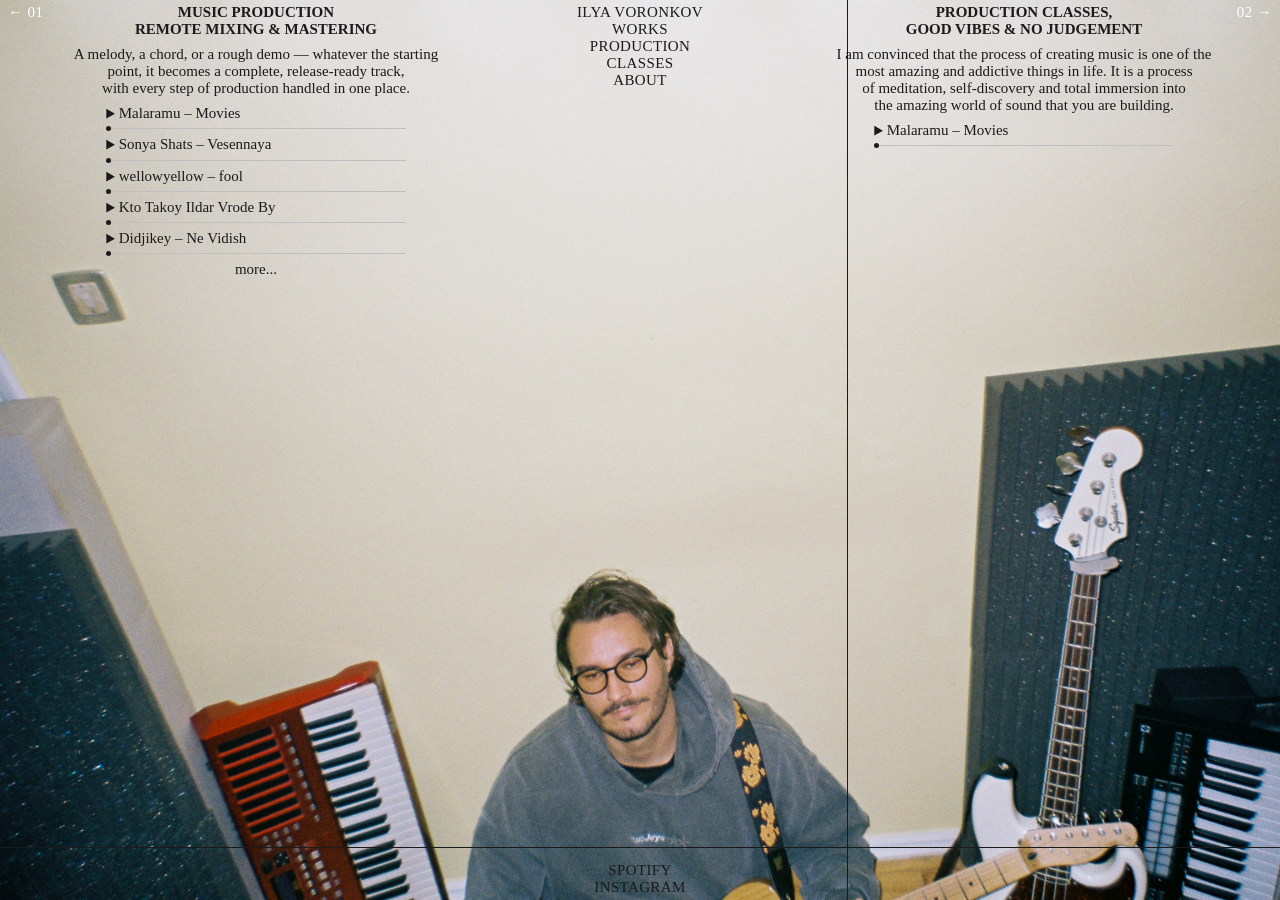
<file: index.html>
<!DOCTYPE HTML>
<html lang="en">
<head>
	<meta charset="utf-8">
	<meta name="viewport" content="width=device-width, initial-scale=1.0">
	<link rel="stylesheet" href="main.css">
	<link rel="stylesheet" href="media.css">
	<title>Ilya Voronkov – Music producer and sound engineer</title>
	<meta property="og:type" content="website" />
	<meta property="og:site_name" content="Ilya Voronkov" />
	<meta property="og:title" content="Ilya Voronkov" />
	<meta property="og:url" content="" />
	<meta property="og:image" content="" />
	<link rel="icon" type="image/png" href="favicon.png">

	<script src="js/script.js" defer></script>

	<script src="https://cdnjs.cloudflare.com/ajax/libs/jquery/3.7.1/jquery.min.js"></script>
	<script src="js/jouele/jouele.min.js"></script>
	<link rel="stylesheet" href="js/jouele/jouele.min.css">
	<link rel="stylesheet" href="js/jouele/jouele.skin.css">
</head>

<body>

<nav id="footer" class="navbar"></nav>

<div class="wrapper page-index" data-prev="about.html" data-prev-n="01" data-next="works.html" data-next-n="02">

	<div class="half left">
		<div class="page">
			<div class="text-main__wrapper">
				<h2><span class="highlight">Music production<br>remote mixing & mastering</span></h2>
				<p><span class="highlight">A melody, a chord, or a rough demo — whatever the starting point, it becomes a complete, release-ready track, with every step of production handled in one place.</span></p>
				<div class="jouele-playlist jouele-skin-dark">
					<a href="music/Malaramu - Movies (Mastered).mp3" class="jouele">Malaramu – Movies</a>
					<a href="music/Соня Шац - Весенняя (Mastered).wav" class="jouele">Sonya Shats – Vesennaya</a>
					<a href="music/wellowyellow - fool (Release V.).wav" class="jouele">wellowyellow – fool</a>
					<a href="music/кто_такой_ильдар_вроде_бы_Fixed,_Mastered.wav" class="jouele">Kto Takoy Ildar Vrode By</a>
					<a href="music/Didjikey - Ne Vidish (Solo guitar fixed, Mastered).wav" class="jouele">Didjikey – Ne Vidish</a>
					<p><span class="highlight">more...</span></p>
				</div>
			</div>
		</div>

		<!-- <div class="background-images__wrapper">
			<img src="images/1.png">
			<img src="images/2.jpg">
			<img src="images/3.jpg">
			<img src="images/4.jpg">
		</div> -->
	</div>

	<div class="half right">
		<div class="page">
			<div class="text-main__wrapper">
				<h2><span class="highlight">production classes,<br>good vibes & no judgement</span></h2>
				<p><span class="highlight">I am convinced that the process of creating music is one of the most amazing and addictive things in life. It is a process of meditation, self-discovery and total immersion into the amazing world of sound that you are building.</span></p>
				<div class="jouele-playlist jouele-skin-dark">
					<a href="music/Malaramu - Movies (Mastered).mp3" class="jouele">Malaramu – Movies</a>
				</div>
			</div>
		</div>

		<!-- <div class="background-images__wrapper">
			<img src="images/5.jpg">
			<img src="images/6.jpg">
			<img src="images/7.jpg">
			<img src="images/8.jpg">
		</div> -->
	</div>

	<img src="images/gashish.png" class="background">

	

</div>


<script src="js/components.js"></script>
</body>
</html>
</file>
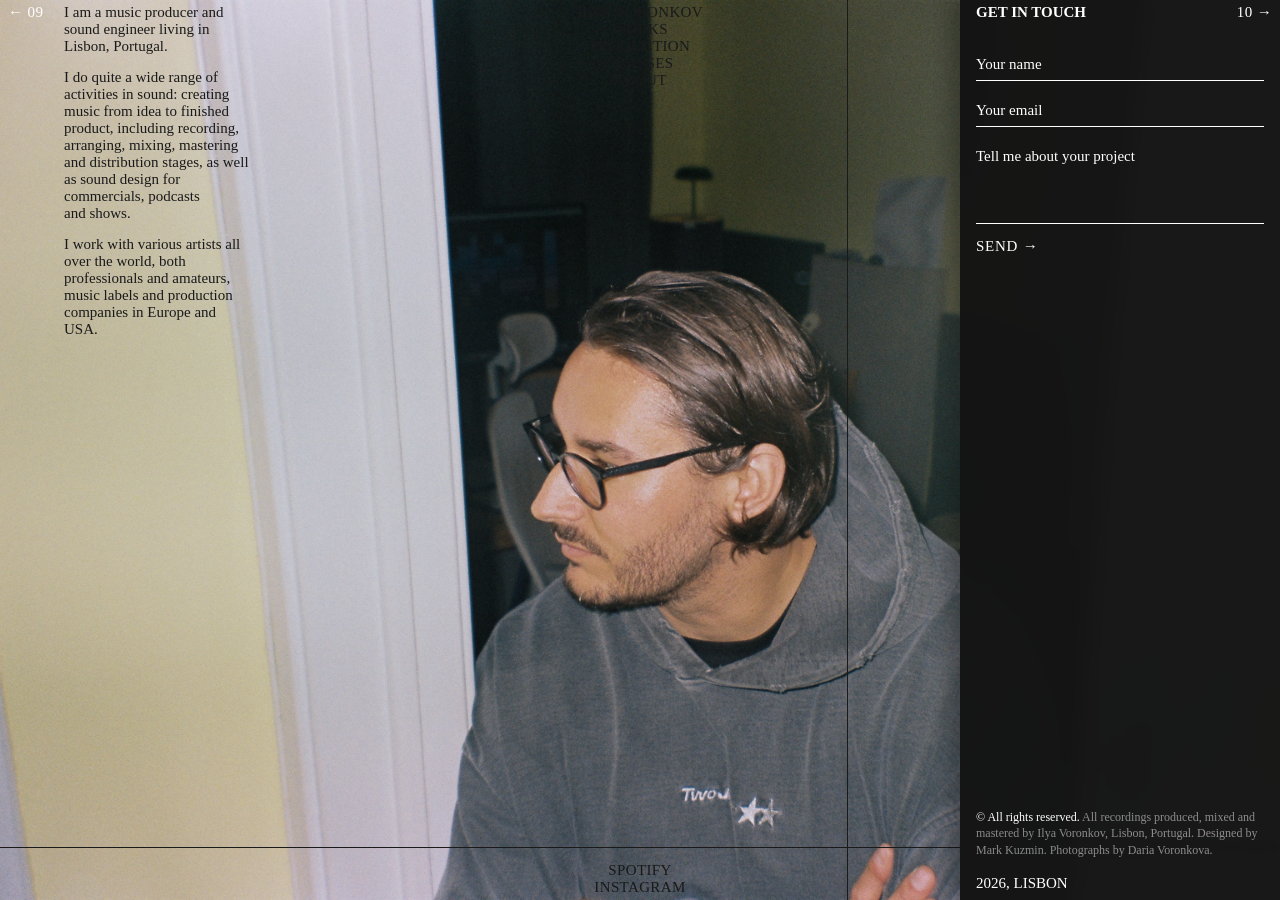
<file: about.html>
<!DOCTYPE HTML>
<html lang="en">
<head>
	<meta charset="utf-8">
	<meta name="viewport" content="width=device-width, initial-scale=1.0">
	<link rel="stylesheet" href="main.css">
	<link rel="stylesheet" href="media.css">
	<title>Ilya Voronkov – About</title>
	<meta property="og:type" content="website" />
	<meta property="og:site_name" content="Ilya Voronkov" />
	<meta property="og:title" content="Ilya Voronkov" />
	<meta property="og:url" content="" />
	<meta property="og:image" content="" />
	<link rel="icon" type="image/png" href="favicon.png">
</head>

<body>

<div class="wrapper page-about" data-prev="classes.html" data-prev-n="09" data-next="index.html" data-next-n="10">

	<div class="half left">
		<div class="page">
			<div class="justify">
				<p><span class="highlight">I am a music producer and sound engineer living in Lisbon, Portugal.</span></p>
				<p><span class="highlight">I do quite a wide range of activities in sound: creating music from idea to finished product, including recording, arranging, mixing, mastering and distribution stages, as well as sound design for commercials, podcasts and shows.</span></p>
				<p><span class="highlight">I work with various artists all over the world, both professionals and amateurs, music labels and production companies in Europe and USA.</span></p>
			</div>
		</div>
	</div>

	<div class="half right">
		<div class="page">
			<p></p>
			
		</div>
	</div>

	<nav id="footer" class="navbar"></nav>

	<div class="koreshok">
		<form class="contact-form" id="contactForm">
			<h2>Get in touch</h2>
			<p></p>
			<input type="text" name="name" placeholder="Your name" autocomplete="off" required>
			<input type="email" name="email" placeholder="Your email" autocomplete="off" required>
			<textarea name="message" placeholder="Tell me about your project" rows="4" required></textarea>
			<button type="submit">Send →</button>
			<p class="form-status" id="formStatus"></p>
		</form>

		<div class="info">
			<p class="koreshok-text"><span>© All rights reserved.</span> All recordings produced, mixed and mastered by Ilya Voronkov, Lisbon, Portugal. Designed by Mark Kuzmin. Photographs by Daria Voronkova.</p>

	    	<p class="upper">2026, Lisbon</p>
	    </div>
	</div>

	<img src="images/about.png" class="background">

	

</div>

<script src="js/components.js"></script>
<script>
	document.getElementById('contactForm').addEventListener('submit', function(e) {
		e.preventDefault();
		const status = document.getElementById('formStatus');
		const data = new FormData(this);
		// Replace with your actual form endpoint (e.g. Formspree, Netlify Forms, etc.)
		status.textContent = 'Sending...';
		fetch('https://formspree.io/f/YOUR_FORM_ID', {
			method: 'POST',
			body: data,
			headers: { 'Accept': 'application/json' }
		}).then(res => {
			if (res.ok) {
				status.textContent = 'Sent. I\'ll get back to you soon.';
				this.reset();
			} else {
				status.textContent = 'Something went wrong. Try emailing directly.';
			}
		}).catch(() => {
			status.textContent = 'Something went wrong. Try emailing directly.';
		});
	});
</script>
</body>
</html>
</file>
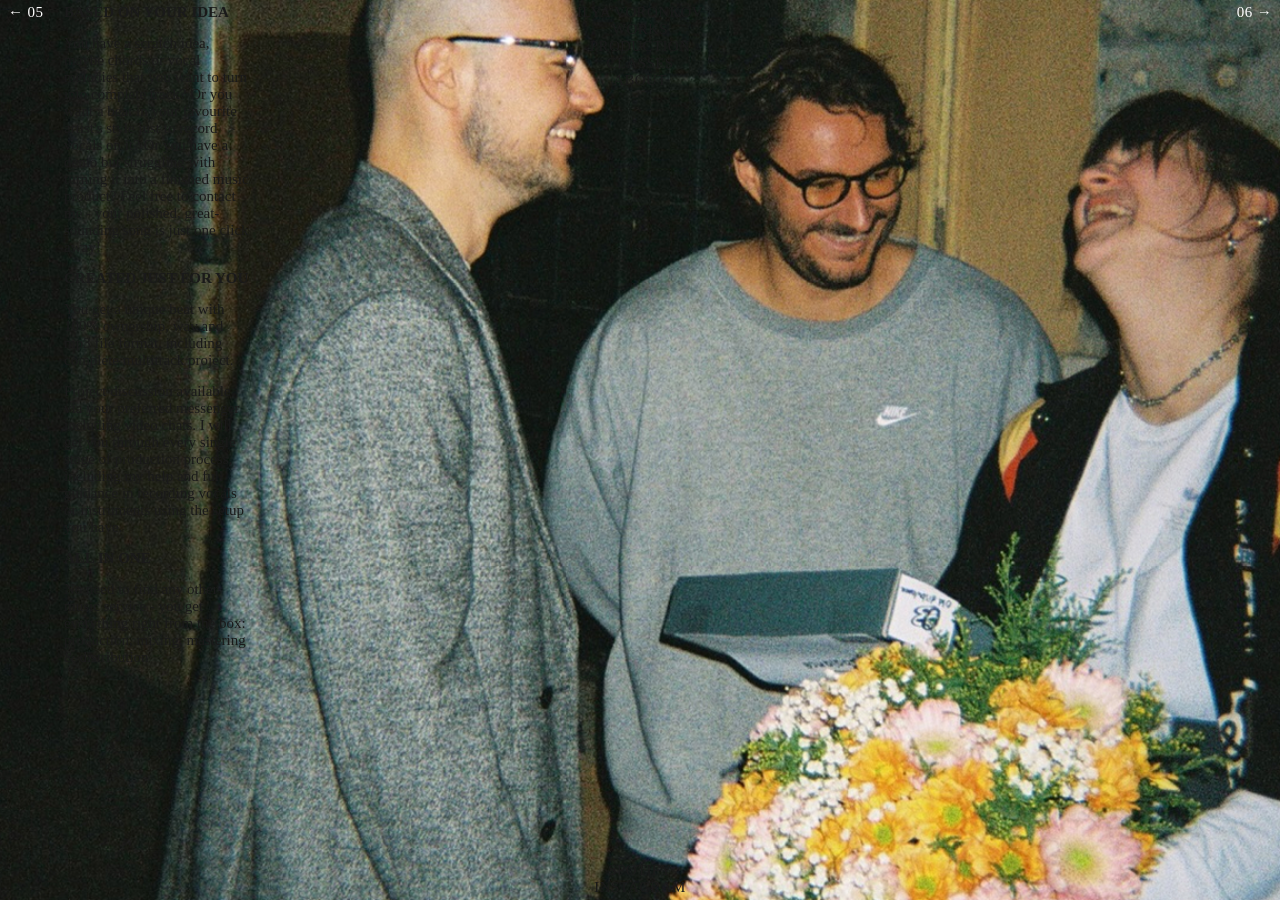
<file: production.html>
<!DOCTYPE HTML>
<html lang="en">
<head>
	<meta charset="utf-8">
	<meta name="viewport" content="width=device-width, initial-scale=1.0">
	<link rel="stylesheet" href="main.css">
	<link rel="stylesheet" href="media.css">
	<title>Ilya Voronkov – Production</title>
	<meta property="og:type" content="website" />
	<meta property="og:site_name" content="Ilya Voronkov" />
	<meta property="og:title" content="Ilya Voronkov" />
	<meta property="og:url" content="" />
	<meta property="og:image" content="" />
	<link rel="icon" type="image/png" href="favicon.png">
</head>

<body>

<div class="wrapper page-production" data-prev="works.html" data-prev-n="05" data-next="classes.html" data-next-n="06">

	<div class="half left">
		<div class="page">
			<div class="justify">
				<h2><span class="highlight">Based on your idea</span></h2>
				<p><span class="highlight">You have a scratch idea, maybe chords or vocal melodies that you want to turn into complete track? Or you want a beat in your favourite artist's style just to record vocals on it? Or you have a demo but struggling with turning it into a finished music product? Feel free to contact me - your polished, great-sounding song is just one click away!</span></p>

				<h2><span class="highlight">Created just for You</span></h2>
				<p><span class="highlight">You get a unique beat with 100% ownership, wav and mp3 file format, including complete multitrack project.</span></p>
				<p><span class="highlight">Project discussion available via your preferred messenger including video chats. I will get you through every single stage of production process, including my help and full guidance in recording vocals or instruments using the setup you have.</span></p>

				<h2><span class="highlight">All in one</span></h2>
				<p><span class="highlight">No need to find any other music service - you get everything right from the box: production, mixing, mastering & distribution</span></p>
			</div>
			<div class="justify">
			</div>
		</div>
	</div>

	<div class="half right">
		<div class="page">
			<div class="justify">
			</div>
		</div>
	</div>

	<nav id="footer" class="navbar"></nav>

	<img src="images/production.jpg" class="background">

	

</div>

<script src="js/components.js"></script>
</body>
</html>
</file>
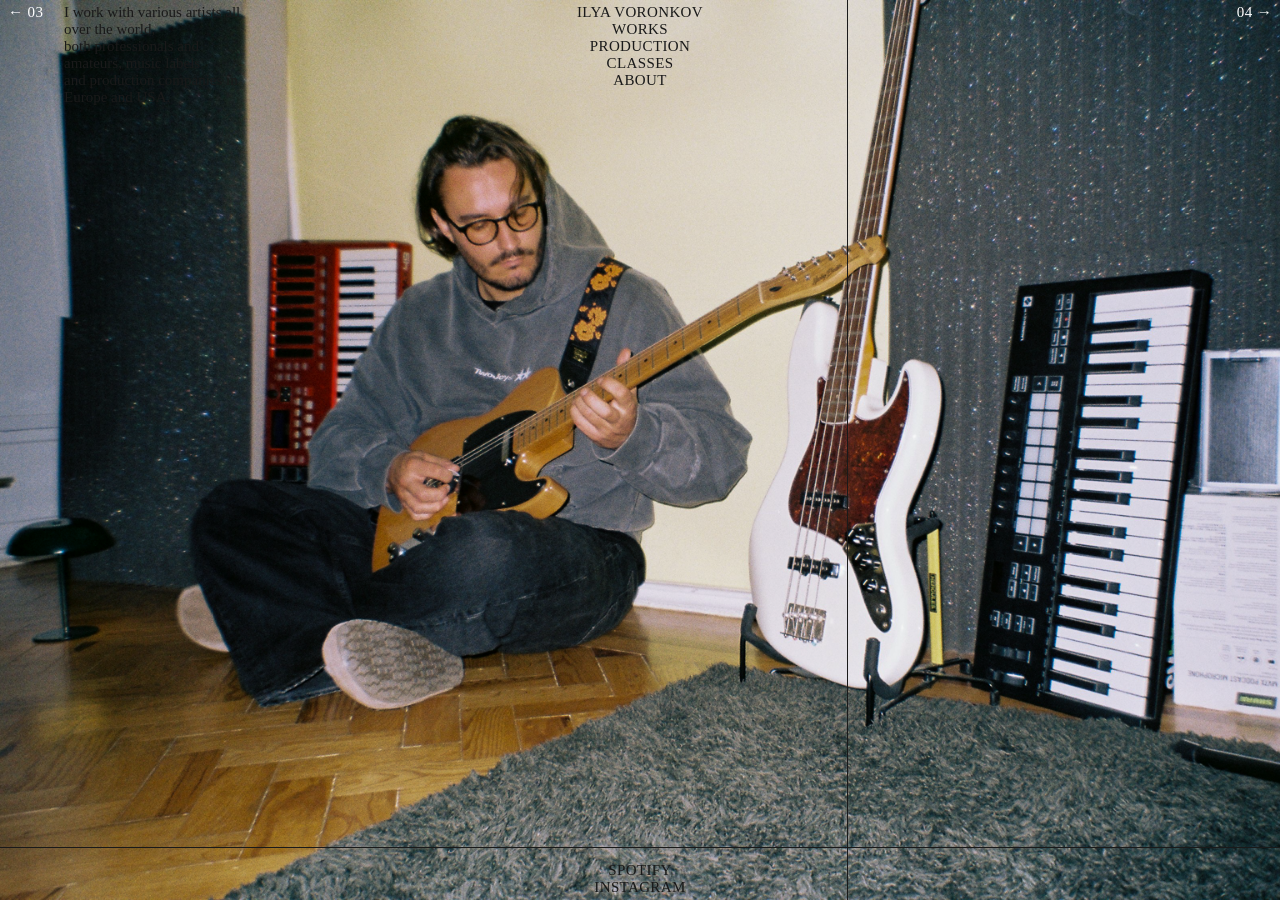
<file: works.html>
<!DOCTYPE HTML>
<html lang="en">
<head>
	<meta charset="utf-8">
	<meta name="viewport" content="width=device-width, initial-scale=1.0">
	<link rel="stylesheet" href="main.css">
	<link rel="stylesheet" href="media.css">
	<title>Ilya Voronkov – Works</title>
	<meta property="og:type" content="website" />
	<meta property="og:site_name" content="Ilya Voronkov" />
	<meta property="og:title" content="Ilya Voronkov" />
	<meta property="og:url" content="" />
	<meta property="og:image" content="" />
	<link rel="icon" type="image/png" href="favicon.png">
</head>

<body>

<div class="wrapper page-works" data-prev="index.html" data-prev-n="03" data-next="production.html" data-next-n="04">

	<div class="half left">
		<div class="page">
			<div class="justify">
				<p><span class="highlight">I work with various artists all over the world, both professionals and amateurs, music labels and production companies in Europe and USA.</span></p>
			</div>
		</div>
	</div>

	<div class="half right">
		<div class="page">
			<p></p>
			<p></p>
		</div>
	</div>

	<nav id="footer" class="navbar"></nav>

	<img src="images/works.png" class="background">

	

</div>

<script src="js/components.js"></script>
</body>
</html>
</file>
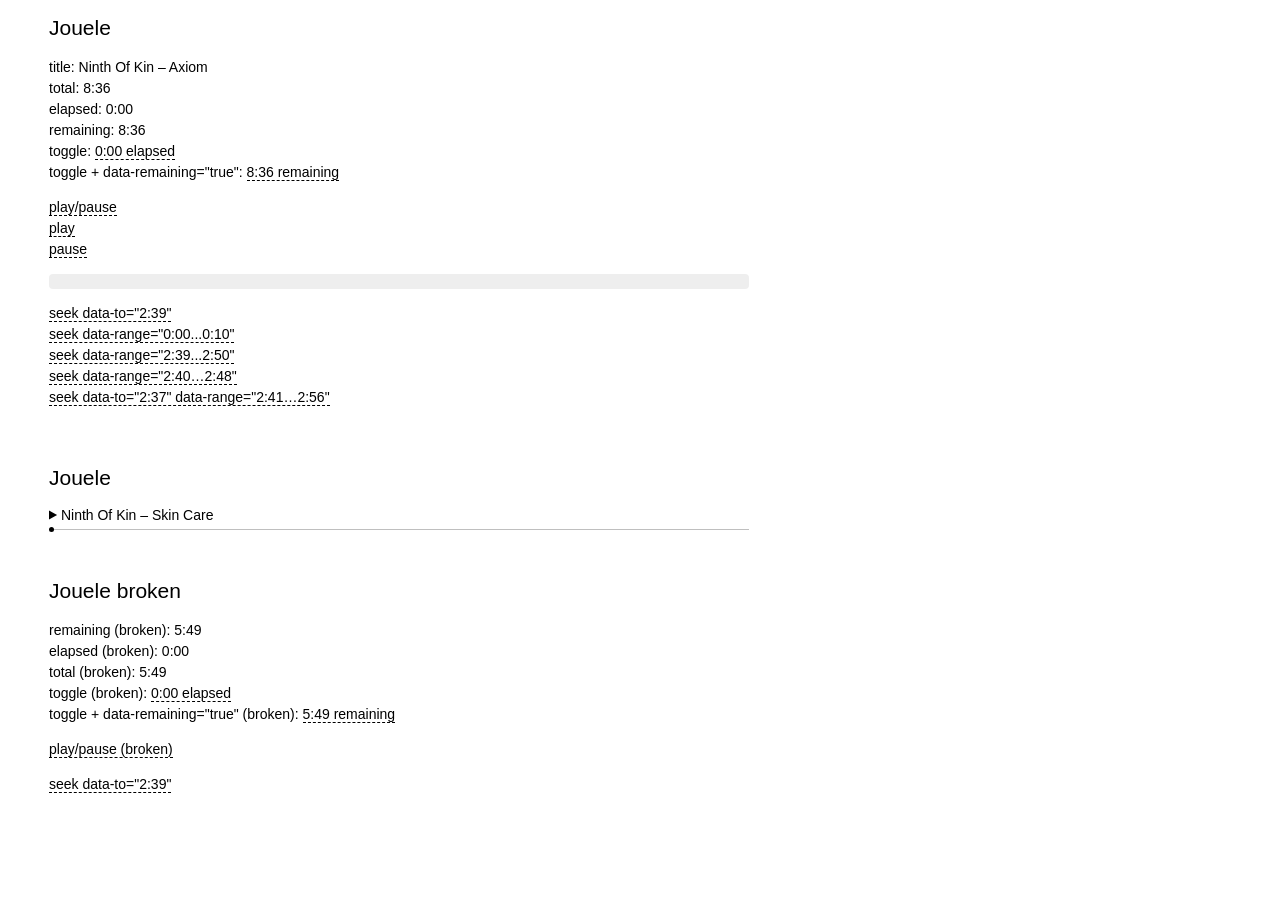
<file: js/jouele/example-controls.html>
<!doctype html>
<html>
<head>
    <meta charset="utf-8"/>
    <title>Jouele examples</title>

    <!-- Подключите на страницу jQuery, необходимый для работы Жуэля -->
    <!-- Include jQuery that are mandatory for Jouele -->
    <script src="https://cdnjs.cloudflare.com/ajax/libs/jquery/3.3.1/jquery.min.js"></script>

    <!-- Подключите Жуэль: JS и CSS -->
    <!-- Include Jouele: JS and CSS -->
    <script src="jouele.min.js"></script>
    <link href="jouele.min.css" rel="stylesheet"/>
</head>
<body>

    <style>
        /* Инлайновые стили нужны только для оформления этой страницы с примерами, они не используются Жуэлем */
        /* Inline styles are only for this example page, they are not used by Jouele */
        html, body { margin: 0; padding: 0; background: #fff; font-family: "Helvetica", "Arial", sans-serif; font-size: 14px; line-height: 1.2; color: #000; }

        .example-wrapper { padding: 0 3.5em; position: relative; z-index: 1; max-width: 50em; }
        .example-track { padding: 1em 0 2em; }
        .example-track-header { font-size: 1.5em; line-height: 1.3; font-weight: 400; padding: 0; margin: 0 0 0.75em; }
        .example-track-controls { padding: 0 0 1em; line-height: 1.5; }
        .example-track-controls .jouele-control[data-type="time-toggle"][data-remaining="true"]:after {
            content: " remaining";
        }
        .example-track-controls .jouele-control[data-type="time-toggle"][data-remaining="false"]:after {
            content: " elapsed";
        }
        .example-track-controls .jouele-control[data-type="timeline"] {
            overflow: hidden;
            height: 15px;
            border-radius: 4px;
            border-bottom: 0;
            background: #eee;
        }
        .example-track-controls .jouele-control[data-type="elapsed"] {
            float: left;
            height: 100%;
            background: blue;
        }
        .example-track-controls .jouele-control[data-type="remaining"] {
            float: right;
            height: 100%;
            background: mediumpurple;
        }

        .example-track-controls .jouele-is-interactive {
            color: inherit;
            text-decoration: none;
            border-bottom: 1px dashed;
            cursor: pointer;
        }
        .jouele .jouele-is-interactive {
            border-bottom: 0;
        }
        .jouele-control[data-type="seek"].jouele-is-within,
        .jouele-control[data-type="title"].jouele-is-playing {
            background: yellow;
        }
        .jouele-control[data-type="title"].jouele-is-playing.jouele-is-buffering:after {
            content: " (loading)";
        }

        .jouele-control.jouele-is-unavailable {
            opacity: 0.4;
        }
    </style>

    <div class="example-wrapper">
        <div class="example-track">
            <h3 class="example-track-header">Jouele</h3>
            
            <div class="example-track-controls">
                title: <span class="jouele-control" data-href="http://audio.ilyabirman.ru/Ninth%20Of%20Kin%20-%20Axiom.mp3" data-title="Ninth Of Kin – Axiom" data-type="title"></span><br/>
                total: <span class="jouele-control" data-href="http://audio.ilyabirman.ru/Ninth%20Of%20Kin%20-%20Axiom.mp3" data-type="time-total"></span><br/>
                elapsed: <span class="jouele-control" data-href="http://audio.ilyabirman.ru/Ninth%20Of%20Kin%20-%20Axiom.mp3" data-type="time-elapsed"></span><br/>
                remaining: <span class="jouele-control" data-href="http://audio.ilyabirman.ru/Ninth%20Of%20Kin%20-%20Axiom.mp3" data-type="time-remaining"></span><br/>
                toggle: <span class="jouele-control" data-href="http://audio.ilyabirman.ru/Ninth%20Of%20Kin%20-%20Axiom.mp3" data-type="time-toggle"></span><br/>
                toggle + data-remaining="true": <span class="jouele-control" data-href="http://audio.ilyabirman.ru/Ninth%20Of%20Kin%20-%20Axiom.mp3" data-type="time-toggle" data-remaining="true"></span><br/>
            </div>
            <div class="example-track-controls">
                <span class="jouele-control" data-href="http://audio.ilyabirman.ru/Ninth%20Of%20Kin%20-%20Axiom.mp3" data-type="play-pause">play/pause</span><br/>
                <span class="jouele-control" data-href="http://audio.ilyabirman.ru/Ninth%20Of%20Kin%20-%20Axiom.mp3" data-type="play">play</span><br/>
                <span class="jouele-control" data-href="http://audio.ilyabirman.ru/Ninth%20Of%20Kin%20-%20Axiom.mp3" data-type="pause" data-length="8:36" data-space-control="true">pause</span>
            </div>
            <div class="example-track-controls">
                <div class="jouele-control" data-href="http://audio.ilyabirman.ru/Ninth%20Of%20Kin%20-%20Axiom.mp3" data-type="timeline">
                    <div class="jouele-control" data-href="http://audio.ilyabirman.ru/Ninth%20Of%20Kin%20-%20Axiom.mp3" data-type="elapsed"></div>
                    <div class="jouele-control" data-href="http://audio.ilyabirman.ru/Ninth%20Of%20Kin%20-%20Axiom.mp3" data-type="remaining"></div>
                </div>
            </div>
            <div class="example-track-controls">
                <a href="#" onclick="return false" class="jouele-control" data-href="http://audio.ilyabirman.ru/Ninth%20Of%20Kin%20-%20Axiom.mp3" data-type="seek" data-to="2:39">seek data-to="2:39"</a><br/>
                <span class="jouele-control" data-href="http://audio.ilyabirman.ru/Ninth%20Of%20Kin%20-%20Axiom.mp3" data-type="seek" data-range="0:00...0:10">seek data-range="0:00...0:10"</span><br/>
                <span class="jouele-control" data-href="http://audio.ilyabirman.ru/Ninth%20Of%20Kin%20-%20Axiom.mp3" data-type="seek" data-range="2:39...2:50">seek data-range="2:39...2:50"</span><br/>
                <span class="jouele-control" data-href="http://audio.ilyabirman.ru/Ninth%20Of%20Kin%20-%20Axiom.mp3" data-type="seek" data-range="2:40…2:48">seek data-range="2:40…2:48"</span><br/>
                <span class="jouele-control" data-href="http://audio.ilyabirman.ru/Ninth%20Of%20Kin%20-%20Axiom.mp3" data-type="seek" data-to="2:37" data-range="2:41…2:56">seek data-to="2:37" data-range="2:41…2:56"</span><br/>
            </div>
        </div>

        <div class="example-track">
            <h3 class="example-track-header">Jouele</h3>
            <a href="http://audio.ilyabirman.ru/Ninth%20Of%20Kin%20-%20Skin%20Care.mp3" class="jouele" data-first="true">Ninth Of Kin – Skin Care</a>
        </div>

        <div class="example-track">
            <h3 class="example-track-header">Jouele broken</h3>

            <div class="example-track-controls">
                remaining (broken): <span class="jouele-control" data-href="error.mp3" data-type="time-remaining"></span><br/>
                elapsed (broken): <span class="jouele-control" data-href="error.mp3" data-type="time-elapsed"></span><br/>
                total (broken): <span class="jouele-control" data-href="error.mp3" data-type="time-total"></span><br/>
                toggle (broken): <span class="jouele-control" data-href="error.mp3" data-type="time-toggle"></span><br/>
                toggle + data-remaining="true" (broken): <span class="jouele-control" data-href="error.mp3" data-type="time-toggle" data-remaining="true"></span>
            </div>
            <div class="example-track-controls">
                <span class="jouele-control" data-href="error.mp3" data-length="5:49" data-type="play-pause">play/pause (broken)</span><br/>
            </div>
            <div class="example-track-controls">
                <span class="jouele-control" data-href="error.mp3" data-type="seek" data-to="2:39">seek data-to="2:39"</span><br/>
            </div>
        </div>
    </div>

</body>
</html>
</file>
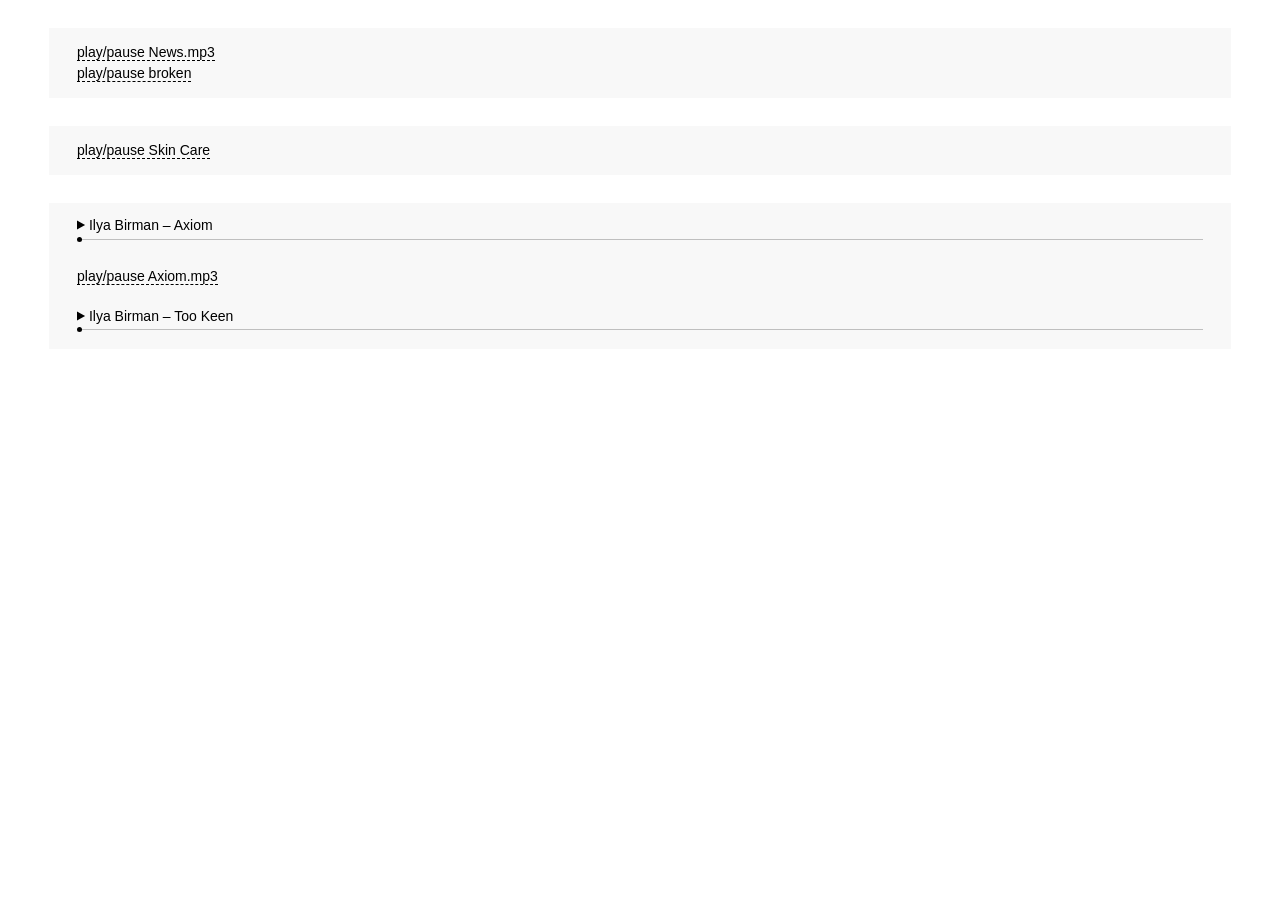
<file: js/jouele/example-playlist.html>
<!doctype html>
<html>
<head>
    <meta charset="utf-8"/>
    <title>Jouele examples</title>

    <!-- Подключите на страницу jQuery, необходимый для работы Жуэля -->
    <!-- Include jQuery that are mandatory for Jouele -->
    <script src="https://cdnjs.cloudflare.com/ajax/libs/jquery/3.3.1/jquery.min.js"></script>

    <!-- Подключите Жуэль: JS и CSS -->
    <!-- Include Jouele: JS and CSS -->
    <script src="jouele.min.js"></script>
    <link href="jouele.min.css" rel="stylesheet"/>
</head>
<body>

    <style>
        /* Инлайновые стили нужны только для оформления этой страницы с примерами, они не используются Жуэлем */
        /* Inline styles are only for this example page, they are not used by Jouele */
        html, body { margin: 0; padding: 0; background: #fff; font-family: "Helvetica", "Arial", sans-serif; font-size: 14px; line-height: 1.2; color: #000; }
        .example-wrapper { padding: 2em 3.5em; position: relative; z-index: 1; }
        .example-playlist { margin: 0 0 2em; padding: 1em 2em; background: #f8f8f8; line-height: 1.5; }

        .jouele-is-interactive {
            color: inherit;
            text-decoration: none;
            border-bottom: 1px dashed;
            cursor: pointer;
        }
        .jouele .jouele-is-interactive {
            border-bottom: 0;
        }
    </style>

    <div class="example-wrapper">
        <div class="example-playlist jouele-playlist">
            <span class="jouele-control" data-href="http://audio.ilyabirman.ru/Ilya%20Birman%20-%20News.mp3" data-type="play-pause">play/pause News.mp3</span><br/>
            <span class="jouele-control" data-href="http://audio.ilyabirman.ru/404" data-type="play-pause">play/pause broken</span>
        </div>

        <div class="example-playlist">
            <span class="jouele-control" data-href="http://audio.ilyabirman.ru/Ninth%20Of%20Kin%20-%20Skin%20Care.mp3" data-type="play-pause">play/pause Skin Care</span>
        </div>

        <div class="example-playlist jouele-playlist">
            <a href="http://audio.ilyabirman.ru/Ninth%20Of%20Kin%20-%20Axiom.mp3" class="jouele">Ilya Birman – Axiom</a><br/>
            <span class="jouele-control" data-href="http://audio.ilyabirman.ru/Ninth%20Of%20Kin%20-%20Axiom.mp3" data-type="play-pause">play/pause Axiom.mp3</span><br/><br/>
            <a href="http://audio.ilyabirman.ru/Ninth%20Of%20Kin%20-%20Too%20Keen.mp3" class="jouele">Ilya Birman – Too Keen</a>
        </div>
    </div>

</body>
</html>
</file>
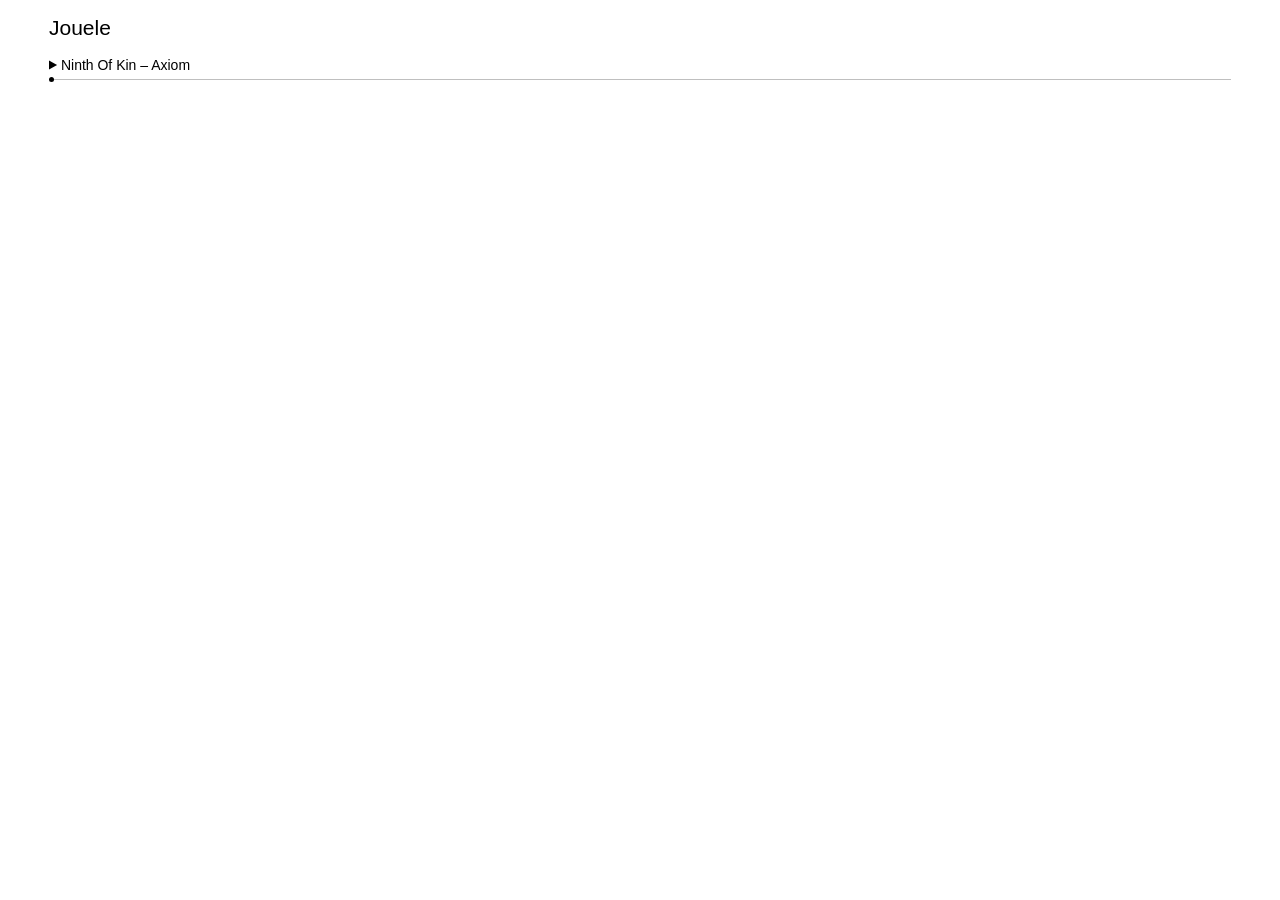
<file: js/jouele/example-solo.html>
<!doctype html>
<html>
<head>
    <meta charset="utf-8"/>
    <title>Jouele examples</title>

    <!-- Подключите на страницу jQuery, необходимый для работы Жуэля -->
    <!-- Include jQuery that are mandatory for Jouele -->
    <script src="https://cdnjs.cloudflare.com/ajax/libs/jquery/3.3.1/jquery.min.js"></script>

    <!-- Подключите Жуэль: JS и CSS -->
    <!-- Include Jouele: JS and CSS -->
    <script src="jouele.min.js"></script>
    <link href="jouele.min.css" rel="stylesheet"/>
</head>
<body>

    <style>
        /* Инлайновые стили нужны только для оформления этой страницы с примерами, они не используются Жуэлем */
        /* Inline styles are only for this example page, they are not used by Jouele */
        html, body { margin: 0; padding: 0; background: #fff; font-family: "Helvetica", "Arial", sans-serif; font-size: 14px; line-height: 1.2; color: #000; }
        .example-wrapper { padding: 0 3.5em; }
        .example-track { padding: 1em 0 2em; }
        .example-track-header { font-size: 1.5em; line-height: 1.3; font-weight: 400; padding: 0; margin: 0 0 0.75em; }
    </style>

    <div class="example-wrapper">
        <div class="example-track">
            <h3 class="example-track-header">Jouele</h3>
            <a href="http://audio.ilyabirman.ru/Ninth%20Of%20Kin%20-%20Axiom.mp3" class="jouele" data-space-control="true">Ninth Of Kin – Axiom</a>
        </div>
    </div>

</body>
</html>
</file>
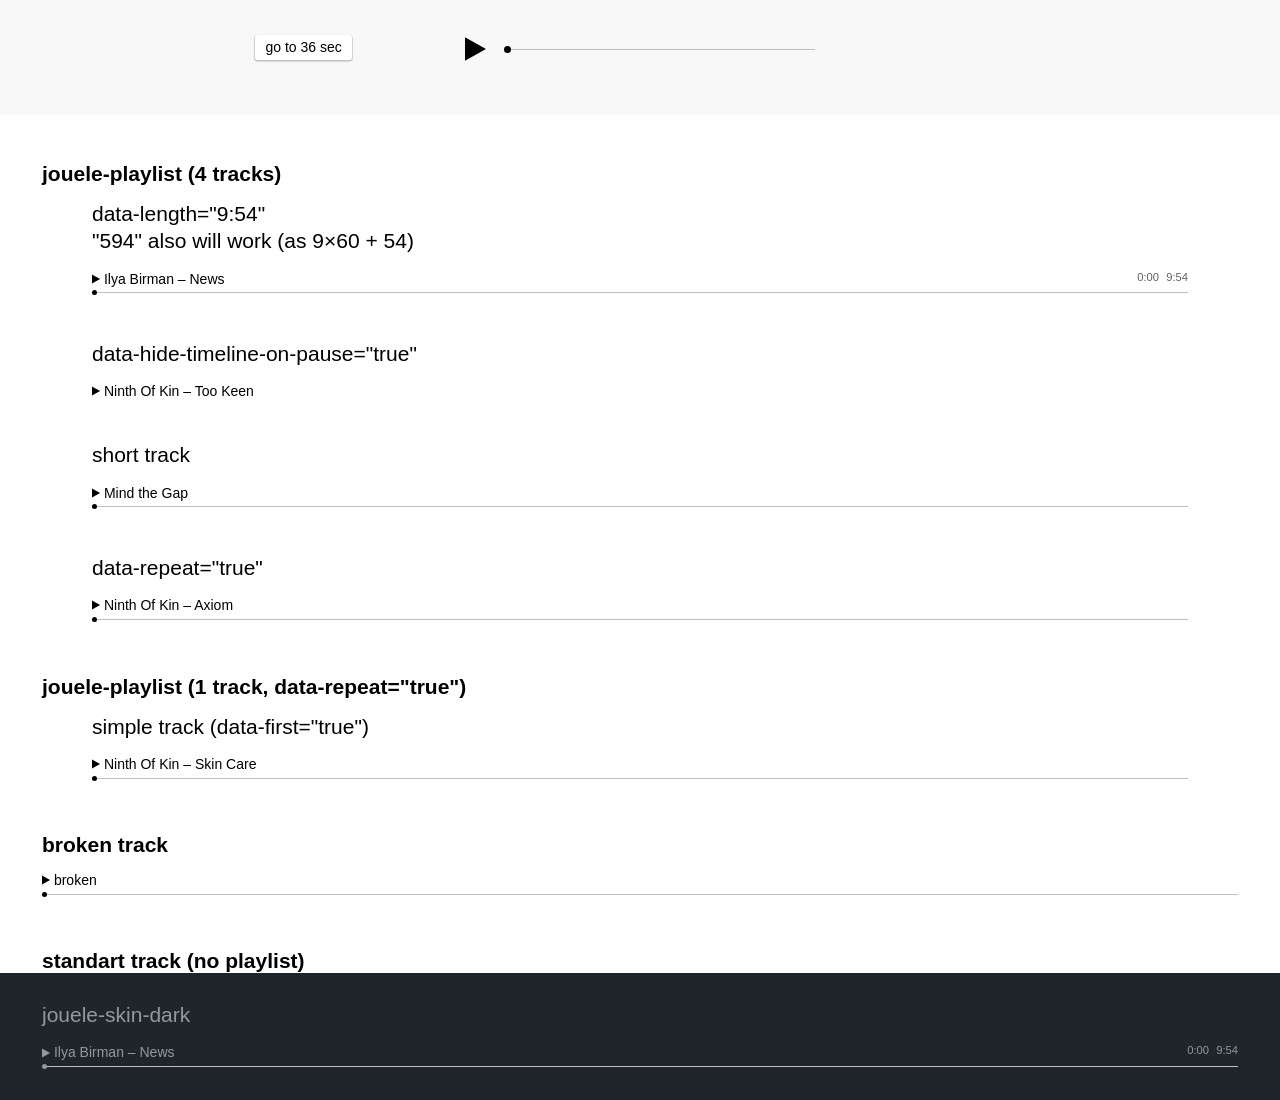
<file: js/jouele/example.html>
<!doctype html>
<html>
<head>
    <meta charset="utf-8"/>
    <title>Jouele examples</title>

    <!-- Подключите на страницу jQuery, необходимый для работы Жуэля -->
    <!-- Include jQuery that are mandatory for Jouele -->
    <script src="https://cdnjs.cloudflare.com/ajax/libs/jquery/3.3.1/jquery.min.js"></script>

    <!-- Подключите Жуэль: JS и CSS -->
    <!-- Include Jouele: JS and CSS -->
    <script src="jouele.min.js"></script>
    <link href="jouele.min.css" rel="stylesheet"/>
</head>
<body>

    <style>
        /* Инлайновые стили нужны только для оформления этой страницы с примерами, они не используются Жуэлем */
        /* Inline styles are only for this example page, they are not used by Jouele */
        html, body { margin: 0; padding: 0; background: #fff; font-family: "Helvetica", "Arial", sans-serif; font-size: 14px; line-height: 1.2; color: #000; }
        .example-fixed { position: fixed; top: 0; left: 0; right: 0; padding: 2em 0; background: #f8f8f8; z-index: 9; }
        .example-fixed-controls { width: 55em; margin: 0 auto; position: relative; }
        .example-fixed-controls-top { height: 3em; position: relative; margin: 0 15em; }
        .example-fixed-bar { position: absolute; left: 3em; right: 0; top: 50%; height: 1.5em; margin-top: -0.75em; cursor: pointer; }
        .example-fixed-bar:before { content: ''; position: absolute; top: 50%; left: 0; right: 0; height: 1px; background: #bfbfbf; }
        .example-fixed-bar-elapsed { position: absolute; top: 50%; left: 0; height: 1px; background: #000; transition: background 0.16s; }
        .example-fixed-bar-elapsed.jouele-is-playing { background: #f59331; }
        .example-fixed-bar:hover .example-fixed-bar-elapsed { background: #d04000; transition: none; }
        .example-fixed-bar-position { position: absolute; top: 50%; left: 0; width: 0.5em; height: 0.5em; margin-top: -0.25em; margin-left: -0.25em; border-radius: 50%; background: #000; transition: background 0.16s; }
        .example-fixed-bar-position.jouele-is-playing { background: #f59331; }
        .example-fixed-bar:hover .example-fixed-bar-position { background: #d04000; transition: none; }
        .example-fixed-bar-position:before {
            content: '';
            width: 100%;
            height: 100%;
            padding: 2px;
            display: block;
            font-size: 0;
            position: absolute;
            left: -3px;
            top: -3px;
            border: 1px solid #000;
            border-radius: 50%;
            transition: border-color 0.16s linear, opacity 0.16s linear;
            -webkit-animation: preloader-animate .75s ease infinite;
            -moz-animation: preloader-animate .75s ease infinite;
            -o-animation: preloader-animate .75s ease infinite;
            animation: preloader-animate .75s ease infinite;
            display: none\0/; /* IE 8 */
            opacity: 0;
        }
        .example-fixed-bar-position.jouele-is-buffering:before {
            opacity: 1;
            display: block\0/; /* IE 8 */
        }
        .example-fixed-bar-position.jouele-is-playing:before {
            border-color: #f59331;
        }
        .example-fixed-bar:hover .example-fixed-bar-position:before {
            border-color: #d04000;
            transition: none;
        }
        @-webkit-keyframes preloader-animate {
            0% {
                -webkit-transform: scale(1);
                transform: scale(1);
            }
            50% {
                -webkit-transform: scale(1.2);
                transform: scale(1.2);
            }
            100% {
                -webkit-transform: scale(1);
                transform: scale(1);
            }
        }
        @-moz-keyframes preloader-animate {
            0% {
                -moz-transform: scale(1);
                transform: scale(1);
            }
            50% {
                -moz-transform: scale(1.2);
                transform: scale(1.2);
            }
            100% {
                -moz-transform: scale(1);
                transform: scale(1);
            }
        }
        @-o-keyframes preloader-animate {
            0% {
                -o-transform: scale(1);
                transform: scale(1);
            }
            50% {
                -o-transform: scale(1.2);
                transform: scale(1.2);
            }
            100% {
                -o-transform: scale(1);
                transform: scale(1);
            }
        }
        @keyframes preloader-animate {
            0% {
                -webkit-transform: scale(1);
                -moz-transform: scale(1);
                -o-transform: scale(1);
                transform: scale(1);
            }
            50% {
                -webkit-transform: scale(1.2);
                -moz-transform: scale(1.2);
                -o-transform: scale(1.2);
                transform: scale(1.2);
            }
            100% {
                -webkit-transform: scale(1);
                -moz-transform: scale(1);
                -o-transform: scale(1);
                transform: scale(1);
            }
        }

        .example-fixed-icon { position: absolute; width: 3em; height: 3em; left: 0; top: 0; cursor: pointer; transform: translateX(-25%); }
        .example-fixed-icon__svg { vertical-align: top; width: 100%; }
        .example-fixed-icon__svg path { fill: #000; transition: fill 0.16s; }
        .example-fixed-icon.jouele-is-playing .example-fixed-icon__svg path { fill: #f59331; }
        .example-fixed-icon:hover .example-fixed-icon__svg path { fill: #d04000; transition: none; }
        .example-fixed-controls-bottom { overflow: hidden; margin: 0 15em; }
        .example-fixed-time { float: right; text-align: right; }
        .example-fixed-title { overflow: hidden; text-overflow: ellipsis; white-space: nowrap; }
        .example-fixed-controls-left { position: absolute; left: 0; top: 0.5em; width: 7.5em; }
        .example-fixed-controls-left .jouele-control { display: inline-block; vertical-align: top; padding: 0.25em 0.75em 0.35em; border-radius: 0.2em; background: #fff; box-shadow: 0 0.05em 0.05em 0.05em #bfbfbf; cursor: pointer; transition: background 0.16s, color 0.16s; }
        .example-fixed-controls-left .jouele-control.jouele-is-within { background: #f59331; color: #fff; }
        .example-fixed-controls-left .jouele-control:hover { background: #d04000; color: #fff; transition: none; }
        .example-wrapper { padding: 10em 3em 0; min-width: 50em; }
        .example-header_beforeblack { padding-bottom: 0.5em; }
        .example-wrapper .jouele-playlist { padding: 0 50px; }
        .example-header { margin: 0; padding: 1em 0 0; }
        .example-track { padding: 1em 0 2em; }
        .example-track_black { background: #20242b; color: #909a9c; margin: 0 -3em; padding: 2em 3em; }
        .example-track-header { font-size: 1.5em; line-height: 1.3; font-weight: 400; padding: 0; margin: 0 0 0.75em; }
    </style>

    <div class="example-fixed">
        <div class="example-fixed-controls">
            <div class="example-fixed-controls-top">
                <span class="example-fixed-icon jouele-control" data-type="play-pause">
                    <svg class="example-fixed-icon__svg" xmlns="http://www.w3.org/2000/svg" viewBox="0 0 16 16" enable-background="new 0 0 16 16"><path d="m4 3.5l8 4.5-8 4.5z"/></svg>
                </span>
                <div class="example-fixed-bar jouele-control" data-type="timeline">
                    <span class="example-fixed-bar-elapsed jouele-control" data-type="elapsed"></span>
                    <span class="example-fixed-bar-position jouele-control" data-type="position"></span>
                </div>
            </div>
            <div class="example-fixed-controls-bottom">
                <div class="example-fixed-time">
                    <span class="jouele-control" data-type="time-elapsed"></span>
                    <span class="jouele-control" data-type="time-total"></span>
                </div>
                <div class="example-fixed-title jouele-control" data-type="title">&nbsp;</div>
            </div>
            <div class="example-fixed-controls-left">
                <span class="jouele-control" data-type="seek" data-to="0:36" data-range="0:36...0:36">go to 36 sec</span>
            </div>
        </div>
    </div>

    <div class="example-wrapper">
        <h2 class="example-header">jouele-playlist (4 tracks)</h2>
        <div class="jouele-playlist" data-space-control="true">
            <div class="example-track">
                <h3 class="example-track-header">data-length="9:54"<br/>"594" also will work (as 9×60 + 54)</h3>
                <a href="http://audio.ilyabirman.ru/Ilya%20Birman%20-%20News.mp3" data-length="9:54" class="jouele">Ilya Birman – News</a>
            </div>
            <div class="example-track">
                <h3 class="example-track-header">data-hide-timeline-on-pause="true"</h3>
                <a href="http://audio.ilyabirman.ru/Ninth%20Of%20Kin%20-%20Too%20Keen.mp3" class="jouele" data-hide-timeline-on-pause="true">Ninth Of Kin – Too Keen</a>
            </div>
            <div class="example-track">
                <h3 class="example-track-header">short track</h3>
                <a href="http://audio.ilyabirman.ru/Special/Underground/MindTheGap.mp3" class="jouele">Mind the Gap</a>
            </div>
            <div class="example-track">
                <h3 class="example-track-header">data-repeat="true"</h3>
                <a href="http://audio.ilyabirman.ru/Ninth%20Of%20Kin%20-%20Axiom.mp3" class="jouele" data-repeat="true">Ninth Of Kin – Axiom</a>
            </div>
        </div>

        <h2 class="example-header">jouele-playlist (1 track, data-repeat="true")</h2>
        <div class="jouele-playlist" data-repeat="true">
            <div class="example-track">
                <h3 class="example-track-header">simple track (data-first="true")</h3>
                <a href="http://audio.ilyabirman.ru/Ninth%20Of%20Kin%20-%20Skin%20Care.mp3" class="jouele" data-first="true">Ninth Of Kin – Skin Care</a>
            </div>
        </div>

        <h2 class="example-header">broken track</h2>
        <div class="example-track">
            <a href="http://audio.ilyabirman.ru/404" class="jouele">broken</a>
        </div>

        <h2 class="example-header example-header_beforeblack">standart track (no playlist)</h2>
        <div class="example-track example-track_black">
            <h3 class="example-track-header">jouele-skin-dark</h3>
            <a href="http://audio.ilyabirman.ru/Ilya%20Birman%20-%20News.mp3" class="jouele jouele-skin-dark">Ilya Birman – News</a>
        </div>
    </div>

</body>
</html>
</file>
<file: main.css>
* {
	margin: 0;
    padding: 0;
    box-sizing: border-box;
}

body * {
	font-family: 'ABC Monument Grotesk';
	font-size: 15px;
}

body {
	background-color: #1a1a1a;
}

footer {
	position: absolute;
	top: 0;
	z-index: 5;

	width: 100vw;
	height: 24px;

	text-transform: uppercase;
}

footer .half {
	grid-column: span 2;
	display: flex;
	justify-content: space-between;
}

footer ul {
	display: flex;
	gap: 7px;
}

h1, h2, h3, p, a {
	filter: blur(0.25px);
}

h1, h2 {
	text-transform: uppercase;
}

h1 {
	margin-bottom: 70px;
	grid-column: span 2;
}

a {
	text-decoration: none;
	color: #1a1a1a; 
}

.navbar {
	position: fixed;
	top: 0;
	left: 0;
	width: 100vw;
	height: 24px;
	z-index: 2;
	padding: 4px 8px;
	display: flex;
	flex-direction: row;
	align-items: flex-start;
	justify-content: space-between;
	text-transform: uppercase;
	letter-spacing: 0.025em;
}

.menu {
	height: calc(100vh - 8px);
	display: flex;
	flex-direction: column;
	justify-content: space-between;
}

.menu ul {
	display: flex;
	flex-direction: column;
	align-items: center;
	gap: 0;
	list-style: none;
	color: #1a1a1a !important;
}

.navbar ul a {
	padding: 0 4px;
}

.navbar-prev,
.navbar-next {
	color: #fff;
	text-decoration: none;
	text-transform: uppercase;
	white-space: nowrap;
}

.navbar-prev:hover,
.navbar-next:hover {
	opacity: 1;
}

.background {
	position: fixed;
	width: 100%;
	height: 100%;
	object-fit: cover;
	z-index: -1;
}

.justify {
	display: flex;
	flex-direction: column;
	gap: 14px;
	/*text-align: justify;*/
	/*hyphens: auto;*/
}

.koreshok {
	position: absolute;
	right: 0;
	height: 100%;
	width: 320px;
	padding: 4px 64px 8px 16px;
	z-index: 1;
	background: rgba(20, 20, 20, 0.98);
	backdrop-filter: blur(8px);
	-webkit-backdrop-filter: blur(8px);
	box-shadow: -10px 0 20px rgba(0, 0, 0, 0.3);
	color: #fff;
	display: flex;
	flex-direction: column;
	justify-content: space-between;
}

.info {
	display: flex;
	flex-direction: column;
	gap: 16px;
	width: 288px;
}

.upper {
	text-transform: uppercase;
}

.wrapper {
	width: 100vw;
	height: 100vh;

	display: flex;
	flex-direction: row;
}

.text-main__wrapper {
	display: flex;
	flex-direction: column;
	align-items: center;
	top: 0;
	grid-column: span 2;
	gap: 8px;

	color: #fff;
	padding: 0;
}

.text-main__wrapper p, .text-main__wrapper h2 {
	min-width: 250px;
	max-width: 400px;
	text-align: center;
}

.background-images__wrapper {
	position: absolute;
	width: 100%;
	height: 100%;
	z-index: -1;
}

.half {
	position: absolute;
	width: 50vw;
	height: 100%;
}

.left {
	left: 0;
	display: grid;
	grid-template-columns: repeat(2, 1fr);
	padding: 0 192px 0 64px;
  	gap: 14px;
}

.right {
	right: 0;
	display: grid;
	grid-template-columns: repeat(2, 1fr);
	padding: 0 64px 0 192px;
  	gap: 14px;
}

.page {
	display: grid;
	grid-column: span 2;
	grid-template-columns: subgrid;

	padding-top: 4px;
	color: #fff;
}

.page * {
	color: #1a1a1a !important;
}

.jouele-playlist {
	width: 300px;
    display: flex;
    flex-direction: column;
    gap: 2px;
}

/* Page bleed-through — adjacent pages faintly showing through the current sheets.
   Mirrored horizontally, like the reverse side of a page read through paper.
   Left half = previous page, right half = next page. */
/* .page-bleed {
	position: absolute;
	top: 0;
	width: 50vw;
	height: 100%;
	object-fit: cover;
	z-index: -1;
	pointer-events: none;
	transform: scaleX(-1);
	opacity: 0.08;
	filter: blur(4px) grayscale(0.3);
	mix-blend-mode: multiply;
} */

/* Left half — previous page bleeding through */
/* .page-bleed--left {
	left: 0;
	object-position: right center;
} */

/* Right half — next page bleeding through */
/* .page-bleed--right {
	right: 0;
	object-position: left center;
} */

/* Spread fold — imitation of an open book/magazine gutter */
/* .spread-fold {
	position: fixed;
	top: 0;
	left: 50%;
	transform: translateX(-50%);
	width: 140px;
	height: 100%;
	z-index: 0;
	pointer-events: none;
	background:
		linear-gradient(
			to right,
			rgba(0, 0, 0, 0)      0%,
			rgba(0, 0, 0, 0.18)  42%,
			rgba(0, 0, 0, 0.45)  49%,
			rgba(0, 0, 0, 0.55)  50%,
			rgba(0, 0, 0, 0.45)  51%,
			rgba(0, 0, 0, 0.18)  58%,
			rgba(0, 0, 0, 0)    100%
		),
		linear-gradient(
			to right,
			rgba(255, 255, 255, 0)    44%,
			rgba(255, 255, 255, 0.06) 50%,
			rgba(255, 255, 255, 0)    56%
		);
} */

/* Inline highlight — per-line background */

/*.highlight {
	display: inline;
	background: #1a1a1a;
	color: #fff;
	box-decoration-break: clone;
	-webkit-box-decoration-break: clone;
	padding: 0 4px;
}*/

.noscroll {
	height: 100vh;
	position: fixed;
	top: 0;
}

/* Koreshok — vinyl record fine print */
.koreshok-text {
	font-size: 12px;
	line-height: 1.4;
	color: rgba(255, 255, 255, .5);
	font-weight: 300;
}

.koreshok-text span {
	color: rgba(255, 255, 255, 1);
	font-size: 12px;
}

/* Jouele — highlight style */
/*.jouele.jouele_inited {
	background: #1a1a1a;
	color: #fff;
	padding: 2px 4px;
}*/

/* Contact form */
.contact-form {
	display: flex;
	flex-direction: column;
	gap: 14px;
	width: 288px;
}

.contact-form input,
.contact-form textarea {
	background: transparent;
	border: none;
	border-bottom: 1px solid rgba(255, 255, 255, 1);
	color: #fff;
	font-family: 'ABC Monument Grotesk';
	font-size: 15px;
	padding: 7px 0;
	outline: none;
	width: 100%;
	transition: border-color 0.2s;
	resize: none;
}

.contact-form input::placeholder,
.contact-form textarea::placeholder {
	color: rgba(255, 255, 255, 1);
}

.contact-form input:focus,
.contact-form textarea:focus {
	border-bottom-color: rgba(255, 255, 255, 1);
}

.contact-form button {
	background: transparent;
	border: none;
	color: #fff;
	font-family: 'ABC Monument Grotesk';
	font-size: 15px;
	text-transform: uppercase;
	padding: 0;
	cursor: pointer;
	text-align: left;
	opacity: 1;
	transition: opacity 0.2s;
	letter-spacing: 0.05em;
}

.contact-form button:hover {
	opacity: 1;
}

.form-status {
	font-size: 12px;
	opacity: 0.5;
	min-height: 16px;
}
/* ── Students Gallery ──────────────────────────────── */

.students-gallery {
	grid-column: span 2;
	display: grid;
	grid-template-columns: repeat(2, 1fr);
	gap: 32px 24px;
	margin-top: 24px;
}

.student-card {
	display: flex;
	flex-direction: column;
	gap: 0;
}

.student-card img {
	width: 100%;
	aspect-ratio: 1 / 1;
	object-fit: cover;
	display: block;
	opacity: .95;
}

.student-info {
	padding-top: 12px;
	display: flex;
	flex-direction: column;
	gap: 8px;
}

.student-header {
	display: flex;
	align-items: flex-start;
	justify-content: space-between;
	gap: 8px;
}

.student-header > div {
	display: flex;
	flex-direction: row;
	width: 100%;
	justify-content: space-between;
}

.student-header strong {
	font-family: 'ABC Monument Grotesk';
	font-weight: 700;
	font-size: 15px;
	color: var(--color-light, #fff);
	text-transform: none;
}

.student-header span {
	font-family: 'ABC Monument Grotesk';
	font-weight: 700;
	font-size: 15px;
	color: var(--color-light, #fff);
	text-transform: none;
}

.student-info p {
	display: none;
	font-size: 13px;
	line-height: 1.5;
	opacity: 0.7;
	margin: 0;
}

.student-social {
	color: var(--color-light, #fff);
	opacity: 0.7;
	flex-shrink: 0;
	margin-top: 2px;
	display: flex;
	text-decoration: none;
	transition: opacity 0.2s;
}

.student-social:hover {
	opacity: 1;
}

.student-social--spotify {
	color: #1DB954;
	opacity: 1;
}

.student-card .jp-jplayer { display: none; }
</file>
<file: media.css>
@media (max-width: 768px) {

/* Layout */
.wrapper {
	flex-direction: column;
	height: auto;
}

.half {
	position: relative;
	width: 100vw;
	min-height: 100svh;
	display: flex;
	align-items: flex-start;
}

.left, .right {
	padding: 0;
}

/* Hide the single desktop background image */
.background {
	display: none;
}

/* Per-page background images — one per half */
.page-index .half      { background: url('images/main.webp') center/cover no-repeat; }
.page-about .half      { background: url('images/about.png') center/cover no-repeat; }
.page-works .half      { background: url('images/works.webp') center/cover no-repeat; }
.page-production .half { background: url('images/production.jpg') center/cover no-repeat; }
.page-classes .half    { background: url('images/classes.png') center/cover no-repeat; }

/* Footer overrides */
footer {
	position: relative;
	bottom: auto;
	top: auto;
	width: 100vw;
	height: auto;
	padding: 14px 20px;
	display: flex;
	flex-direction: column;
	gap: 6px;
	z-index: 2;
	background: none;
	min-height: auto;
}

footer .half {
	position: relative;
	width: 100%;
	min-height: auto;
	display: flex;
	flex-direction: row;
	justify-content: space-between;
	align-items: center;
	flex-wrap: wrap;
	gap: 6px;
	background: none;
}

footer ul {
	flex-direction: row;
	flex-wrap: wrap;
	gap: 10px;
}

/* Text content */
.page,
.text-main__wrapper {
	position: relative;
	z-index: 1;
	display: flex;
	flex-direction: column;
	gap: 14px;
	padding: 48px 20px 40px;
	width: 100%;
	align-items: flex-start;
	text-align: left;
}

.text-main__wrapper p,
.text-main__wrapper h2 {
	max-width: 100%;
	text-align: left;
}

.justify {
	text-align: left;
	hyphens: none;
}

/* Navigation */
.nav-left,
.nav-right {
	display: none;
}

/* Contact form */
.contact-form {
	max-width: 100%;
}

/* Jouele player */
.jouele-playlist {
	width: 100%;
}

}
</file>
<file: js/jouele/jouele.skin.css>
/*
    Make a skin for your page using this pattern.
    Change "dark" on your preferred skin name and use option "skin" when init Jouele (see documentation).
*/

.jouele-skin-dark .jouele-progress-line-bar_base:after { /* Control 'timeline' */
    background-color: #bfbfbf;
}
.jouele-skin-dark .jouele-progress-line-bar_play:after { /* Control 'elapsed' */
    background-color: currentColor;
}
.jouele-skin-dark .jouele-progress-line-bar_play.jouele-is-playing:after { /* Control 'elapsed' when playing */
    background-color: #ffffff;
}
.jouele-skin-dark .jouele-progress-line:hover .jouele-progress-line-bar_play:after { /* Control 'elapsed' on hover */
    background-color: #d04000;
}
.jouele-skin-dark .jouele-progress-line-lift { /* Control 'position' */
    background-color: currentColor;
}
.jouele-skin-dark .jouele-progress-line-lift.jouele-is-playing { /* Control 'position' when playing */
    background-color: #ffffff;
}
.jouele-skin-dark .jouele-progress-line:hover .jouele-progress-line-lift { /* Control 'position' on hover */
    background-color: #d04000;
}
.jouele-skin-dark .jouele-progress-line-lift:before { /* Preloader animation in control 'position' */
    border-color: currentColor;
}
.jouele-skin-dark .jouele-progress-line-lift.jouele-is-playing:before { /* Preloader animation in control 'position' when playing */
    border-color: #ffffff;
}
.jouele-skin-dark .jouele-progress-line:hover .jouele-progress-line-lift:before { /* Preloader animation in control 'position' on hover */
    border-color: #d04000;
}

.jouele-skin-dark .jouele-info-control-button-icon_unavailable .jouele-svg-color,
.jouele-skin-dark .jouele-info-control-button-icon_play .jouele-svg-color { /* Control 'play-pause' */
    fill: currentColor;
}
.jouele-skin-dark .jouele-info-control-button-icon_play.jouele-is-playing .jouele-svg-color { /* Control 'play-pause' when playing */
    fill: #ffffff;
}
.jouele-skin-dark .jouele-info-control-button:hover .jouele-info-control-button-icon_play .jouele-svg-color { /* Control 'play-pause' on hover */
    fill: #d04000;
}
.jouele-skin-dark .jouele-info-time { /* Control 'time-elapsed' and 'time-total' */
    color: inherit;
}
</file>
<file: js/jouele/jouele.min.css>
.jouele.jouele_inited{display:block;position:relative;line-height:1.15}.jouele-progress{position:relative;-webkit-user-select:none;-moz-user-select:none;-ms-user-select:none;user-select:none}.jouele-progress-line{position:relative;height:.8em}.jouele-progress-line.jouele-is-available{cursor:pointer}.jouele-progress-line-bar_base,.jouele-progress-line-bar_play{position:absolute;top:0;left:0;height:100%;box-sizing:border-box}.jouele-progress-line-bar_play{top:0;left:0}.jouele-progress-line-bar_base{width:100%}.jouele-progress-line-bar_play.jouele-is-unavailable{display:none}.jouele-progress-line.jouele-is-available .jouele-progress-line-bar_play{cursor:pointer}.jouele-progress-line-bar_base:after,.jouele-progress-line-bar_play:after{content:'';position:absolute;top:50%;left:0;right:0;height:1px}.jouele-progress-line-bar_base:after{background-color:#bfbfbf}.jouele-progress-line-bar_play:after{background-color:#000;transition:background-color .16s linear}.jouele-progress-line-bar_play.jouele-is-playing:after{background-color:#f59331}.jouele-progress-line:hover .jouele-progress-line-bar_play:after{background-color:#d04000;transition:none}.jouele-progress-line-lift{left:0;top:50%;width:5px;height:5px;margin:-2px 0 0;border-radius:50%;background-color:#000;position:absolute;transition:width .16s linear,height .16s linear,margin .16s linear,background-color .16s linear}.jouele-progress-line-lift.jouele-is-playing{background-color:#f59331}.jouele-progress-line-lift.jouele-is-unavailable{display:none}.jouele-progress-line.jouele-is-available .jouele-progress-line-lift{cursor:pointer}.jouele-progress-line:hover .jouele-progress-line-lift{background-color:#d04000;width:7px;height:7px;margin-top:-3px;margin-left:-1px;transition:none}.jouele-progress-line-lift:before{content:'';width:100%;height:100%;padding:2px;display:block;font-size:0;position:absolute;left:-3px;top:-3px;border:1px solid #000;border-radius:50%;transition:border-color .16s linear,opacity .16s linear;-webkit-animation:preloader-animate .75s ease infinite;-moz-animation:preloader-animate .75s ease infinite;-o-animation:preloader-animate .75s ease infinite;animation:preloader-animate .75s ease infinite;display:none\0/;opacity:0}.jouele-progress-line-lift.jouele-is-buffering:before{opacity:1;display:block\0/}.jouele-progress-line-lift.jouele-is-playing:before{border-color:#f59331}.jouele-progress-line:hover .jouele-progress-line-lift:before{border-color:#d04000;transition:none}@-webkit-keyframes preloader-animate{0%{-webkit-transform:scale(1);transform:scale(1)}50%{-webkit-transform:scale(1.2);transform:scale(1.2)}100%{-webkit-transform:scale(1);transform:scale(1)}}@-moz-keyframes preloader-animate{0%{-moz-transform:scale(1);transform:scale(1)}50%{-moz-transform:scale(1.2);transform:scale(1.2)}100%{-moz-transform:scale(1);transform:scale(1)}}@-o-keyframes preloader-animate{0%{-o-transform:scale(1);transform:scale(1)}50%{-o-transform:scale(1.2);transform:scale(1.2)}100%{-o-transform:scale(1);transform:scale(1)}}@keyframes preloader-animate{0%{-webkit-transform:scale(1);-moz-transform:scale(1);-o-transform:scale(1);transform:scale(1)}50%{-webkit-transform:scale(1.2);-moz-transform:scale(1.2);-o-transform:scale(1.2);transform:scale(1.2)}100%{-webkit-transform:scale(1);-moz-transform:scale(1);-o-transform:scale(1);transform:scale(1)}}.jouele-info{position:relative;overflow:hidden;padding:0;margin:0 0 0 -.3em;z-index:1}.jouele-info-control{overflow:hidden;font-size:1em;line-height:1}.jouele-info-control *{line-height:1}.jouele-info-control-button{float:left;-webkit-user-select:none;-moz-user-select:none;-ms-user-select:none;user-select:none}.jouele-info-control-link{cursor:pointer;padding:0!important;margin:0!important;background:0 0!important;display:block!important;text-decoration:none!important;border:0!important;color:currentColor!important}.jouele-info-control-button-icon{display:none}.jouele-info-control-button-icon_unavailable{display:block}.jouele-info-control-button-icon_play.jouele-is-available{display:block}.jouele-svg{vertical-align:middle;width:1.15em;height:1.15em}.jouele-svg-color{transition:fill .16s linear}.jouele-info-control-button-icon_play .jouele-svg-color,.jouele-info-control-button-icon_unavailable .jouele-svg-color{fill:#000}.jouele-info-control-button-icon_play.jouele-is-playing .jouele-svg-color{fill:#f59331}.jouele-info-control-button:hover .jouele-info-control-button-icon_play .jouele-svg-color{fill:#d04000;transition:none}.jouele-info-control-text{line-height:1.15!important;padding:0 2em 0 0;overflow:hidden;word-wrap:break-word;white-space:normal}.jouele-info-time{float:right;font-size:.8em;color:#606060;text-align:right;white-space:nowrap;-webkit-user-select:none;-moz-user-select:none;-ms-user-select:none;user-select:none}.jouele-info-time__current{float:left;margin-right:.65em}.jouele-info-time__total{float:right}.jouele-info-time__current.jouele-is-unavailable,.jouele-info-time__total.jouele-is-unavailable{display:none}.jouele_timeline_hide .jouele-progress-line{margin-top:-.8em;display:none\0/;opacity:0;transition:opacity .33s ease-out,margin-top .33s ease-out}.jouele_timeline_hide .jouele-progress-line.jouele-is-playing{margin-top:0;opacity:1;display:block\0/}.jouele-hidden{display:none!important}.jouele-skin-dark .jouele-progress-line-bar_base:after{background-color:#bfbfbf}.jouele-skin-dark .jouele-progress-line-bar_play:after{background-color:currentColor}.jouele-skin-dark .jouele-progress-line-bar_play.jouele-is-playing:after{background-color:#f59331}.jouele-skin-dark .jouele-progress-line:hover .jouele-progress-line-bar_play:after{background-color:#d04000}.jouele-skin-dark .jouele-progress-line-lift{background-color:currentColor}.jouele-skin-dark .jouele-progress-line-lift.jouele-is-playing{background-color:#f59331}.jouele-skin-dark .jouele-progress-line:hover .jouele-progress-line-lift{background-color:#d04000}.jouele-skin-dark .jouele-progress-line-lift:before{border-color:currentColor}.jouele-skin-dark .jouele-progress-line-lift.jouele-is-playing:before{border-color:#f59331}.jouele-skin-dark .jouele-progress-line:hover .jouele-progress-line-lift:before{border-color:#d04000}.jouele-skin-dark .jouele-info-control-button-icon_play .jouele-svg-color,.jouele-skin-dark .jouele-info-control-button-icon_unavailable .jouele-svg-color{fill:currentColor}.jouele-skin-dark .jouele-info-control-button-icon_play.jouele-is-playing .jouele-svg-color{fill:#f59331}.jouele-skin-dark .jouele-info-control-button:hover .jouele-info-control-button-icon_play .jouele-svg-color{fill:#d04000}.jouele-skin-dark .jouele-info-time{color:inherit}
</file>
